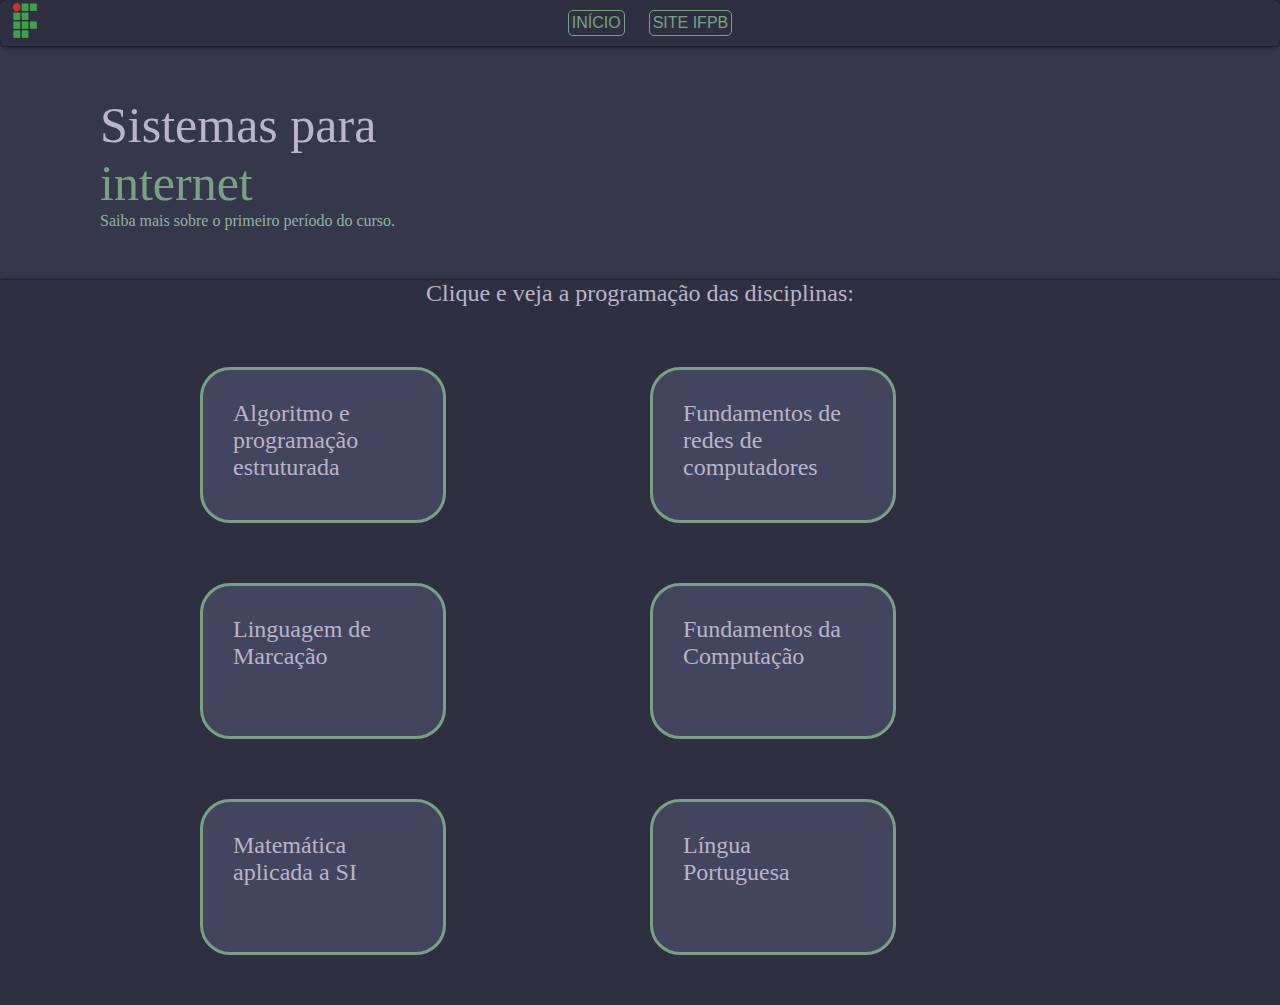
<file: materias_semestre1/index.html>
<!DOCTYPE html>
<html lang="pt-br">
<head>
    <meta charset="UTF-8">
    <meta name="viewport" content="width=device-width, initial-scale=1.0">
    <title>1°Semestre|Sistemas para internet.</title>
    <link rel="stylesheet" href="style.css">
    <link rel="shortcut icon" href="assets/logo-ifpb-vertical.png" type="image/x-icon">
</head>

<body>

    <header>
       
        <nav class="navigation">
            <img class="logo" src="assets/ifpb.png" alt="">
            <div class="div_links"> <a class="links" href="index.html">INÍCIO</a> </div>
            <div class="div_links"> <a class="links" href="https://www.ifpb.edu.br/"  target="_blank">SITE IFPB</a> </div>
        </nav>
        
    </header>

    <body>
            <div class="h1">
                <h1  style="color: #B9B4C7;">Sistemas para</h1>
                <h1  style="color: #78A083;">internet</h1>
                <p>Saiba mais sobre o primeiro período do curso.</p>
            </div>

        <div class="main">

            <h2 class="h2_main"  tyle="color: #B9B4C7;">Clique e veja a programação das disciplinas: </h2>
            <a href="assets/11_-_Algoritmo_e_Programação_Estruturada.pdf" target="_blank">
                <div class="box">
                    <h2>Algoritmo e programação estruturada</h2>
                </div>
            <a href="assets/15_-_Linguagens_de_Marcação.pdf"  target="_blank">
                <div class="box">
                    <h2>Fundamentos de redes de computadores</h2>
                </div>
            </a>

            <a href="assets/15_-_Linguagens_de_Marcação.pdf">
                <div class="box">
                    <h2>Linguagem de Marcação</h2>
                </div>
            </a>

            <a href="assets/12_-_Fundamentos_da_Computação.pdf">
                <div class="box">
                    <h2>Fundamentos da Computação</h2>
                </div>
            </a>

            <a href="assets/16_-_Matemática_Aplicada_a_SI.pdf">
                <div class="box">
                    <h2>Matemática aplicada a SI</h2>
                </div>
            </a>

            <a href="assets/14_-_Língua_Portuguesa.pdf">
                <div class="box">
                    <h2>Língua Portuguesa</h2>
                </div>
            </a>

        </div>

    </body>
    
</body>

</html>
</file>
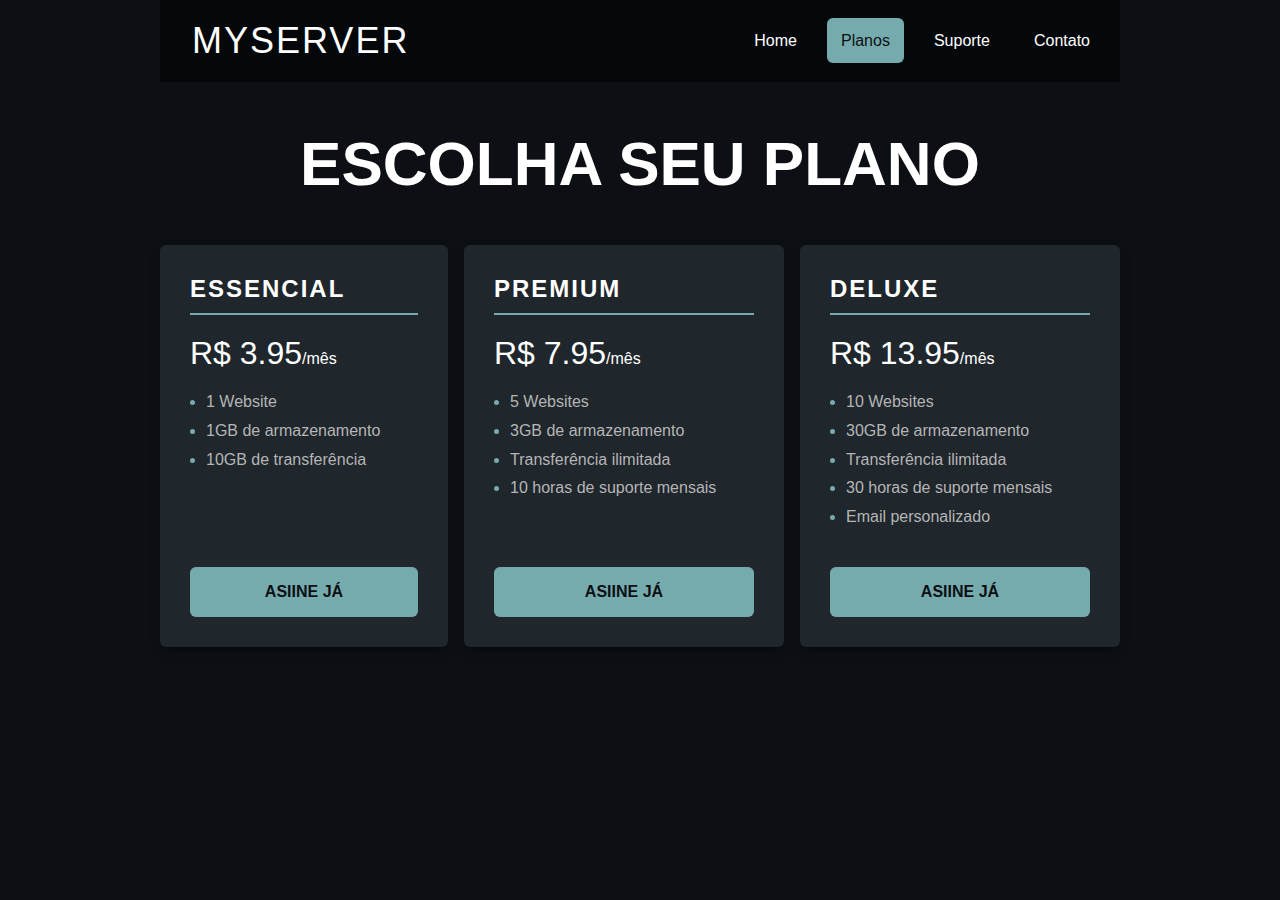
<file: projeto3/index.html>
<!DOCTYPE html>
<html lang="pt-br">
<head>
    <meta charset="UTF-8">
    <meta name="viewport" content="width=device-width, initial-scale=1.0">
    <title>Escolha seu plano</title>
    <link rel="stylesheet" href="style.css">
</head>

<body>
    <header class="header">
        <div class="header__logo">MyServer</div>
        <nav class="header__nav">
            <ul>
                <li><a href="#">Home</a></li>
                <li><a href="#"  class="header__nav--active">Planos</a></li>
                <li><a href="#">Suporte</a></li>
                <li><a href="#">Contato</a></li>
            </ul>
        </nav>
    </header>

    <h1 class="main-title">Escolha seu plano</h1>

    <section class="pricing">
        <div class="pricing-plan">
            <h2 class="pricing-plan__title">Essencial</h2>
            <p><span class="pricing-plan__price">R$ 3.95</span>/mês</p>
            <ul class="pricing-plan__features">
                <li>1 Website</li>
                <li>1GB de armazenamento</li>
                <li>10GB de transferência</li>
            </ul>
            <a class="pricing-plan__cta" href="#">Asiine Já</a>
        </div>


        <div class="pricing-plan">
            <h2 class="pricing-plan__title">Premium</h2>
            <p><span class="pricing-plan__price">R$ 7.95</span>/mês</p>
            <ul class="pricing-plan__features">
                <li>5 Websites</li>
                <li>3GB de armazenamento</li>
                <li>Transferência ilimitada</li>
                <li>10 horas de suporte mensais</li>
            </ul>
            <a class="pricing-plan__cta" href="#">Asiine Já</a>
        </div>


        <div class="pricing-plan">
            <h2 class="pricing-plan__title">Deluxe</h2>
            <p><span class="pricing-plan__price">R$ 13.95</span>/mês</p>
            <ul class="pricing-plan__features">
                <li>10 Websites</li>
                <li>30GB de armazenamento</li>
                <li>Transferência ilimitada</li>
                <li>30 horas de suporte mensais</li>
                <li>Email personalizado</li>
            </ul>
            <a class="pricing-plan__cta" href="#">Asiine Já</a>
        </div>
    </section>

</body>
</html>
</file>
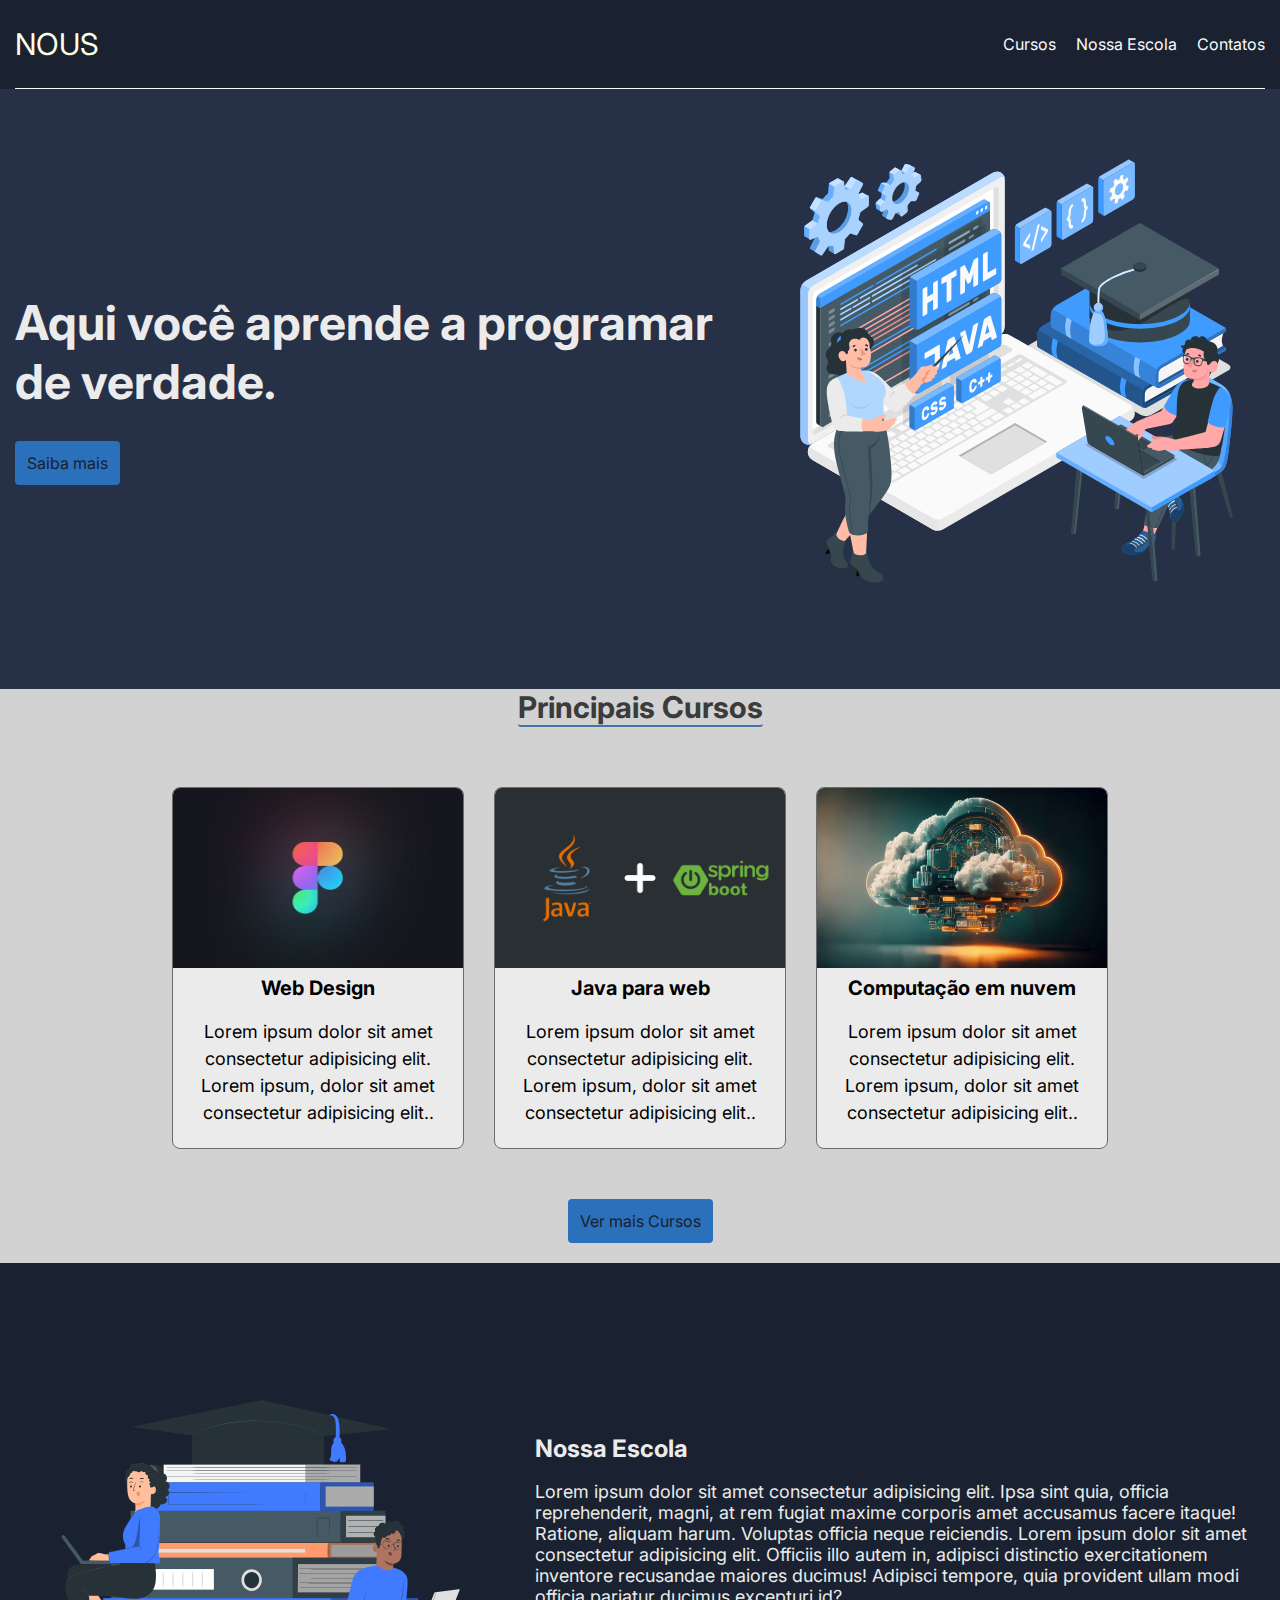
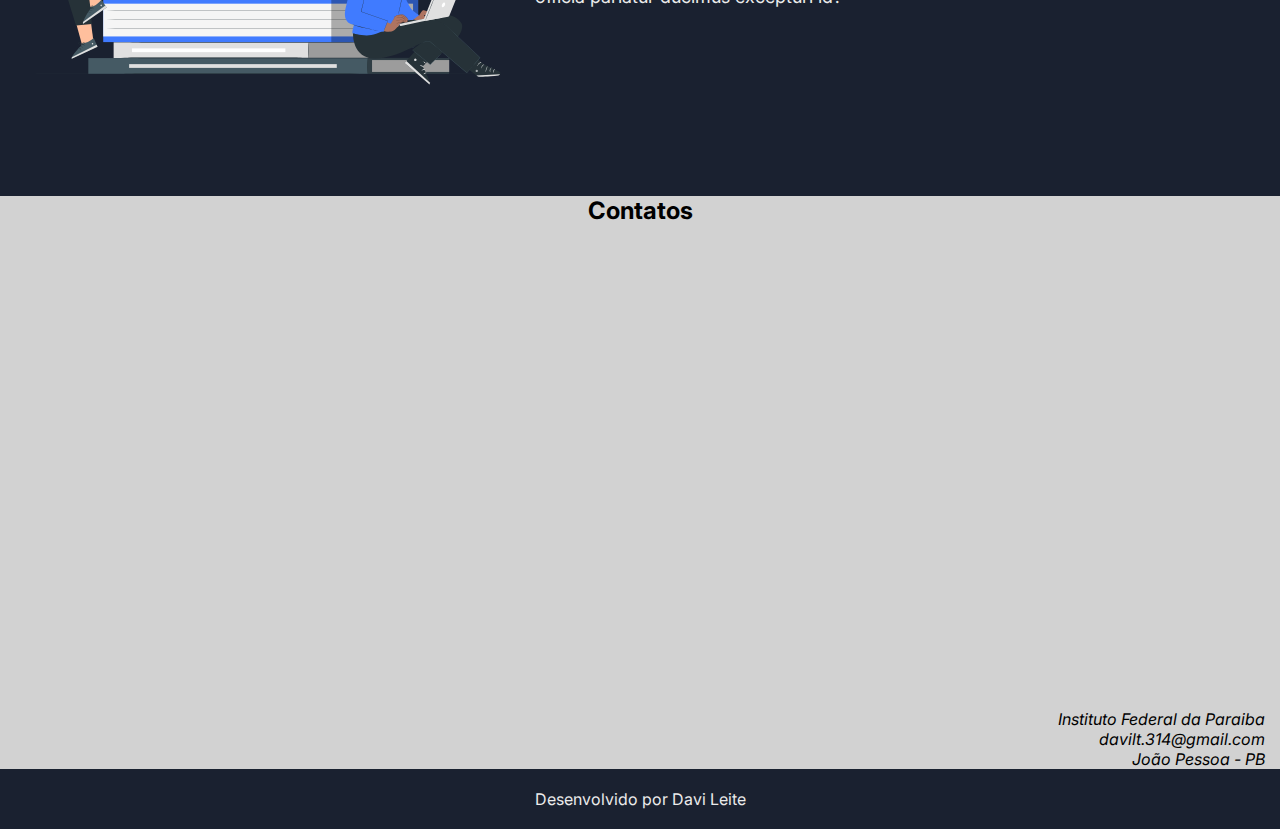
<file: projeto4/index.html>
<!DOCTYPE html>
<html lang="pt-br">
<head>
    <meta charset="UTF-8">
    <meta name="viewport" content="width=device-width, initial-scale=1.0">
    <title>Nous Cursos</title>
    <link rel="stylesheet" href="styles/style.css">
</head>

<body>
    <div class="wrapperContainer-dark">
        <header class="container header">
            <span class="logo">NOUS</span>

            <nav class="header_nav">
                <ul>
                    <li><a href="#cursos">Cursos</a></li>
                    <li><a href="#escola">Nossa Escola</a></li>
                    <li><a href="#contatos">Contatos</a></li>
                </ul>
            </nav>
        </header>
    </div>

    <div class="wrapperContainer-hero">
        <section class="container hero-banner">
            <div class="hero-banner_content">
                <h1>Aqui você aprende a programar de verdade.</h1>
                <a href="#" class="btn">Saiba mais</a>
            </div>
          
            <img src="images/Coding workshop-amico.svg" alt="" class="hero-banner_img">
        </section>
    </div>

    <div class="wrapperContainer-light">
        <section id="cursos" class="container cursos">
            <h2>Principais Cursos</h2>

            <div class="cursosContainer">

                <article class="cursos-card">
                    <img src="images/figma-pro-workshop.jpg" alt="">
                    <div class="cursos-card_content">
                        <h3>Web Design</h3>
                        <p>Lorem ipsum dolor sit amet consectetur adipisicing elit. Lorem ipsum, dolor sit amet consectetur adipisicing elit..
                        </p>
                    </div>
                </article>

                <article class="cursos-card">
                    <img src="images/1_aXe6MaOyhdIP5WqdPHhSFw.png" alt="">
                    <div class="cursos-card_content">
                        <h3>Java para web</h3>
                        <p>Lorem ipsum dolor sit amet consectetur adipisicing elit. Lorem ipsum, dolor sit amet consectetur adipisicing elit..
                        </p>
                    </div>
                </article>

                <article class="cursos-card">
                    <img src="images/1695748849925.png" alt="">
                    <div class="cursos-card_content">
                        <h3>Computação em nuvem</h3>
                        <p>Lorem ipsum dolor sit amet consectetur adipisicing elit. Lorem ipsum, dolor sit amet consectetur adipisicing elit..
                        </p>
                    </div>
                </article>
            </div>
            <a href="#" class="btn">Ver mais Cursos</a>
        </section>
    </div>

    <div class="wrapperContainer-dark2">
        <section id="escola" class="container escola">
            <img src="images/college project-pana.svg" alt="">
            <div class="escola_content">
                <h2>Nossa Escola</h2>
                <p>Lorem ipsum dolor sit amet consectetur adipisicing elit. Ipsa sint quia, officia reprehenderit, magni, at rem fugiat maxime corporis amet accusamus facere itaque! Ratione, aliquam harum. Voluptas officia neque reiciendis. Lorem ipsum dolor sit amet consectetur adipisicing elit. Officiis illo autem in, adipisci distinctio exercitationem inventore recusandae maiores ducimus! Adipisci tempore, quia provident ullam modi officia pariatur ducimus excepturi id?</p>
            </div>
        </section>
    </div>

    <div class="wrapperContainer-light">
        <section id ="contatos" class="container contatos">
            <h2>Contatos</h2>
            
            <iframe src="https://www.google.com/maps/embed?pb=!1m18!1m12!1m3!1d3958.9172795782124!2d-34.8783412220878!3d-7.135564274480299!2m3!1f0!2f0!3f0!3m2!1i1024!2i768!4f13.1!3m3!1m2!1s0x7ace810852ae4f1%3A0xaf5445223401f2bb!2sIFPB%20-%20Campus%20Jo%C3%A3o%20Pessoa!5e0!3m2!1spt-BR!2sbr!4v1721676865426!5m2!1spt-BR!2sbr" width="1000" height="400" style="border:0;" allowfullscreen="" loading="lazy" referrerpolicy="no-referrer-when-downgrade"></iframe></iframe>

            <address>
                Instituto Federal da Paraiba <br>
                davilt.314@gmail.com <br>
                João Pessoa - PB
            </address>
        </section>
    </div>

    <div class="wrapperContainer-dark">
        <footer>
            Desenvolvido por Davi Leite
        </footer>
    </div>
</body>
</html>
</file>
<file: materias_semestre1/style.css>
*{
    margin: 0px;
    padding: 0px;
}


/*Header*/

.logo{
    width: 50px;
    height: 35px;
    position: fixed;
    top: 3px;
    left: 0px;
}

.navigation{
    text-align: center;
    background-color: #2e3041;
    padding: 10px;
    border-radius: 6px;
    box-shadow: 0px 0px 5px;
}

.links{
    text-decoration: none;
    color: #78A083;
    font-family: Verdana, Geneva, Tahoma, sans-serif;
}


.div_links{
    border: 1px solid #78A083;
    display: inline-block;
    padding: 3px;
    border-radius: 5px;
    margin-left: 20px;
}

.div_links:hover{
    background-color: #344955;
}




/*body*/

body{
    background-color: #35374B;
}

.main{
    background-color: #2e3041;
    margin-top: 50px;
    padding-bottom: 50px;
    box-shadow: 0px 0px 3px 0px;
}

a{
    text-decoration: none;
}


.h1{
    margin-top: 50px;
    margin-left: 100px;
}

h1{
    font-family: fantasy;
    font-weight: 200;
    font-size: 50px;
}


h2{
    color: #B9B4C7;
    font-family: fantasy;
    font-weight: 200;
}

.h2_main{
    text-align: center;
}

p{
    color: #93B1A6;
}

.box{
    margin-top: 60px;
    margin-left: 200px;
    padding: 30px;
    border-radius: 30px;
    border: 3px solid #78A083 ;
    background-color: #43455e;
    width: 180px;
    height: 90px;
    display: inline-flex;

}


.box:hover{
    background-color: #222430;
}
</file>
<file: projeto3/style.css>
body{
    background-color:#0c1014 ;
    color: white;
    width: 90%;
    max-width: 960px;
    margin: 0 auto;
    font-family: 'Gill Sans', 'Gill Sans MT', Calibri, 'Trebuchet MS', sans-serif;
}

.main-title{
    text-transform: uppercase;
    font-size: 62px;
    text-align: center;
    margin: 46px 0;
}

.header{
    background-color: #05080a;
    display: flex;
    justify-content: space-between;
    padding: 16px;
    align-items: center;
}

.header__logo{
    font-size: 36px;
    text-transform: uppercase;
    margin-left: 16px;
    letter-spacing: 2px;
}

.header__nav ul{
    display: flex;
    list-style-type: none;
    gap: 16px;
}


.header__nav--active{
    background-color: #76ABAE;
    pointer-events: none;    
}

.header__nav a{
    color: white;
    text-decoration: none;
    padding: 14px;
    border-radius: 6px;
}

.header__nav a:hover{
    text-decoration: underline  ;
    
}

a.header__nav--active{
    color:#0c1014;
}


.pricing{
    display: flex;
    gap: 16px;
}

.pricing-plan{
    flex-grow: 1;
    background-color: #1f262c;
    padding: 30px;
    border-radius: 6px;
    box-shadow: 0 5px 12px -6px black;
    display: flex;
    flex-direction: column;
}

.pricing-plan__title{
    text-transform: uppercase;
    border-bottom: 2px solid #76ABAE ;
    margin-top: 0;
    padding-bottom: 10px;
    letter-spacing: 2px;
}

.pricing-plan p{
    margin-top: 0px;
}

.pricing-plan__price{
    font-size:32px  ;
}

.pricing-plan__features{
    margin: 0 0 35px;
    color: #b5b5b5;
    padding-left: 16px;
    line-height: 1.8;
    flex-grow: 1;
}

.pricing-plan__features li::marker{
    color: #76ABAE;
}

.pricing-plan__cta{
    text-decoration: none;
    color: #0c1014;
    background-color: #76ABAE;
    border-radius: 6px;
    text-transform: uppercase;
    font-size: 16px;
    font-weight: bold;
    padding: 16px 10px;
    text-align: center;
}

.pricing-plan__cta:hover{
   background-color: #638f91;
   outline: 3px solid black;
}
</file>
<file: projeto4/styles/style.css>
@import url(global.css);

.container{
    max-width: 1250px;
    margin: 0 auto;
}

.wrapperContainer-dark{
    background-color: #1A2130;
    
}

.wrapperContainer-hero{
    background-color: #263046;
}

.wrapperContainer-light{
    background-color: #d2d2d2;
}

.wrapperContainer-dark2{
    background-color: #1A2130;
}



/* HEADER */

.header{
    display: flex;
    align-items: center;
    justify-content: space-between;
    padding: 18px 0px;
    border-bottom: 1px solid #FAFAFA;
}

.logo{
    font-size: 30px;
    color: #FDFFE2;
}

.header_nav ul{ 
    display: flex;
    gap: 20px;
    list-style: none;
}

.header_nav a{
    color: #FAFAFA;
}

.header_nav ul a:hover{
    text-decoration: underline;
}



/* HERO BANNER */

.hero-banner{
    display: flex;
    align-items: center;
    justify-content: space-between;
    gap: 20px;
    min-height: 600px;
}

.hero-banner_content h1{
    font-size: 48px;
    color: #ebebeb;
}

.hero-banner_img{
    width: 500px;
}

.hero-banner_content .btn{
    display: inline-block;
    margin-top: 30px;
    background-color: #2b70ba;
    padding: 12px;
    border-radius: 4px;
    color: #1A2130;
}


.hero-banner_content .btn:hover{
    background-color: #4373a7;
}


/* CURSOS */

.cursosContainer{
    display: flex;
    margin-bottom:50px;
    justify-content: center;
    gap: 30px;
}

.cursos-card{
    max-width: 290px;
    border: 1px solid #6c6c6c;
    border-radius: 8px;
    background-color: #ebebeb;
    text-align: left;
    flex: 1;
    
}

.cursos-card_content{
    padding: 4px  4px 4px 4px;
    text-align: center;
}

.cursos-card_content p{
    font-size: 18px;
    line-height: 1.5;
}

.cursos-card img{
    height: 180px;
    width: 290px;
    border-radius: 7px 7px 0px 0px;
}

.cursos h2{
    color: rgb(59, 59, 59);
    margin-bottom: 60px;
    margin-left: auto;
    margin-right: auto;
    font-size: 30px;
    border-bottom: 2px solid #4373a7;
    width: fit-content;
    border-radius: 3px;
}

.cursos h3{
    font-size: 20px;
    text-align: center;
}

.cursos{
    text-align: center;
}


.cursos .btn{
    display: inline-block;
    background-color: #2b70ba;
    padding: 12px;
    border-radius: 4px;
    color: #1A2130;
    margin-bottom: 20px;
}


/* Escola */

.escola img{
    width: 500px;
}

.escola h2{
    color: #ebebeb;
    font-size: 24px;
}

.escola p {
    color: #ebebeb;
    font-size: 18px;
}

.escola{
    display: flex;
    align-items: center;
    padding:100px 0px;
    gap: 20px;
}

/* contatos */
.contatos{
    text-align: center;
}

.contatos address{
    text-align: right;
}

.contatos iframe{
    padding:40px 0px;
}

footer{
    color: #ebebeb;
    text-align: center;
    padding: 20px;
}
</file>
